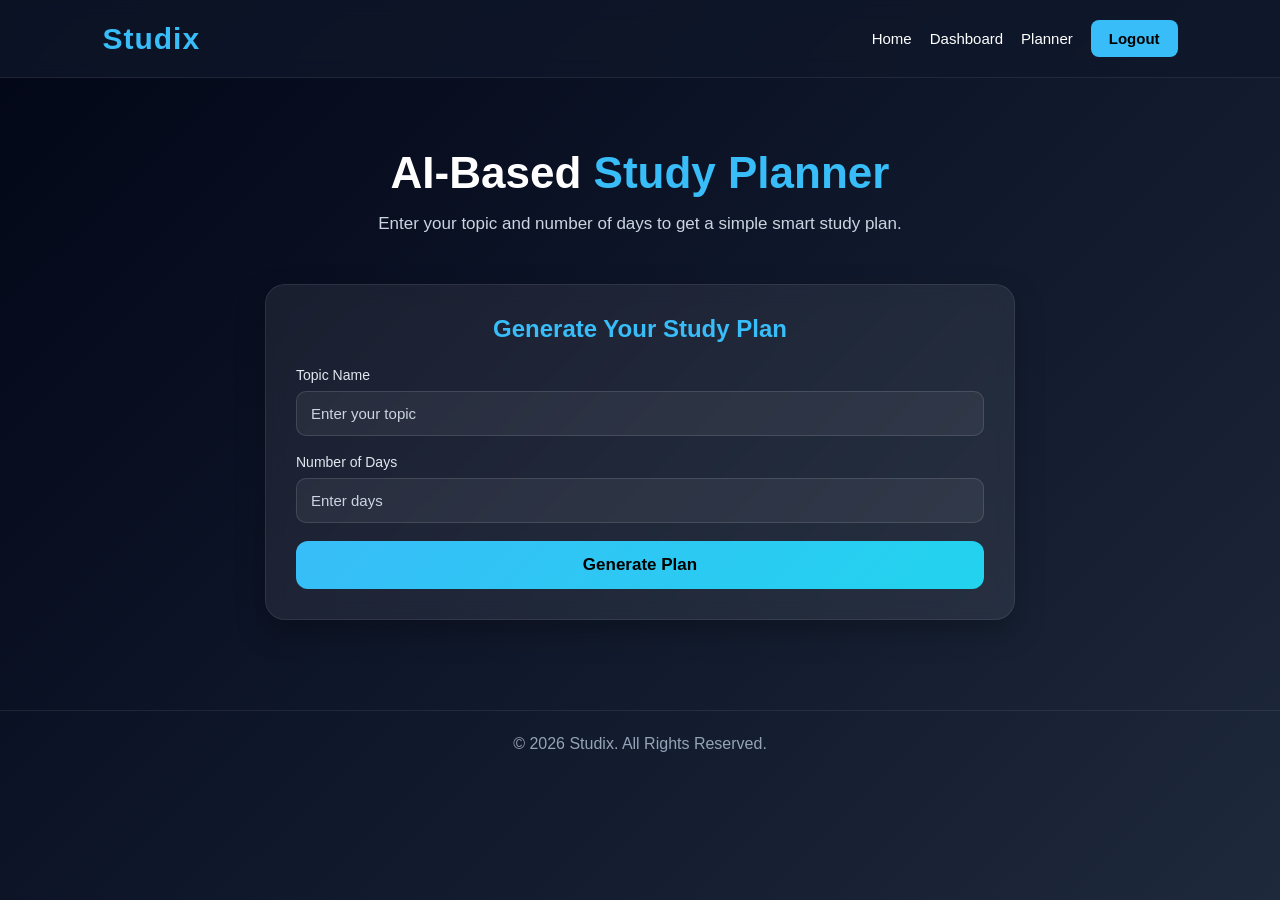
<file: AI.html>
<!DOCTYPE html>
<html lang="en">
<head>
    <meta charset="UTF-8">
    <meta name="viewport" content="width=device-width, initial-scale=1.0">
    <title>Studix AI Planner</title>
    <link rel="stylesheet" href="AI.css">
<link rel="icon" type="image/x-icon" href="academic.png">
</head>
<body class="ai-page">

    <header class="navbar">
        <div class="logo">Studix</div>
        <nav>
            <a href="index.html">Home</a>
            <a href="container.html">Dashboard</a>
            <a href="planner.html">Planner</a>
            <a href="login.html" class="logout-btn">Logout</a>
        </nav>
    </header>

    <section class="ai-hero">
        <div class="ai-text">
            <h1>AI-Based <span>Study Planner</span></h1>
            <p>
                Enter your topic and number of days to get a simple smart study plan.
            </p>
        </div>
    </section>

    <section class="planner-box-section">
        <div class="planner-box">
            <h2>Generate Your Study Plan</h2>

            <div class="form-group">
                <label for="topicInput">Topic Name</label>
                <input type="text" id="topicInput" placeholder="Enter your topic">
            </div>

            <div class="form-group">
                <label for="daysInput">Number of Days</label>
                <input type="number" id="daysInput" placeholder="Enter days" min="1" max="30">
            </div>

            <button onclick="generateContent()">Generate Plan</button>

            <div class="content-box" id="resultBox"></div>
        </div>
    </section>

    <footer class="footer">
        <p>© 2026 Studix. All Rights Reserved.</p>
    </footer>

    <script>
        function generateContent() {
            let topic = document.getElementById("topicInput").value.trim();
            let days = parseInt(document.getElementById("daysInput").value);
            let box = document.getElementById("resultBox");

            if (topic === "") {
                alert("Please enter a topic.");
                return;
            }

            if (!days || days < 1) {
                alert("Please enter a valid number of days.");
                return;
            }

            let plan = `<h3>Study Plan for ${topic}</h3>`;
            
            for (let i = 1; i <= days; i++) {
                if (i === 1) {
                    plan += `<p><strong>Day ${i}:</strong> Introduction and basic concepts of ${topic}</p>`;
                } else if (i === days) {
                    plan += `<p><strong>Day ${i}:</strong> Final revision and summary of ${topic}</p>`;
                } else if (i % 3 === 0) {
                    plan += `<p><strong>Day ${i}:</strong> Practice questions and problem solving in ${topic}</p>`;
                } else {
                    plan += `<p><strong>Day ${i}:</strong> Learn important concepts of ${topic}</p>`;
                }
            }

            box.style.display = "block";
            box.innerHTML = plan;
        }
    </script>

</body>
</html>
</file>
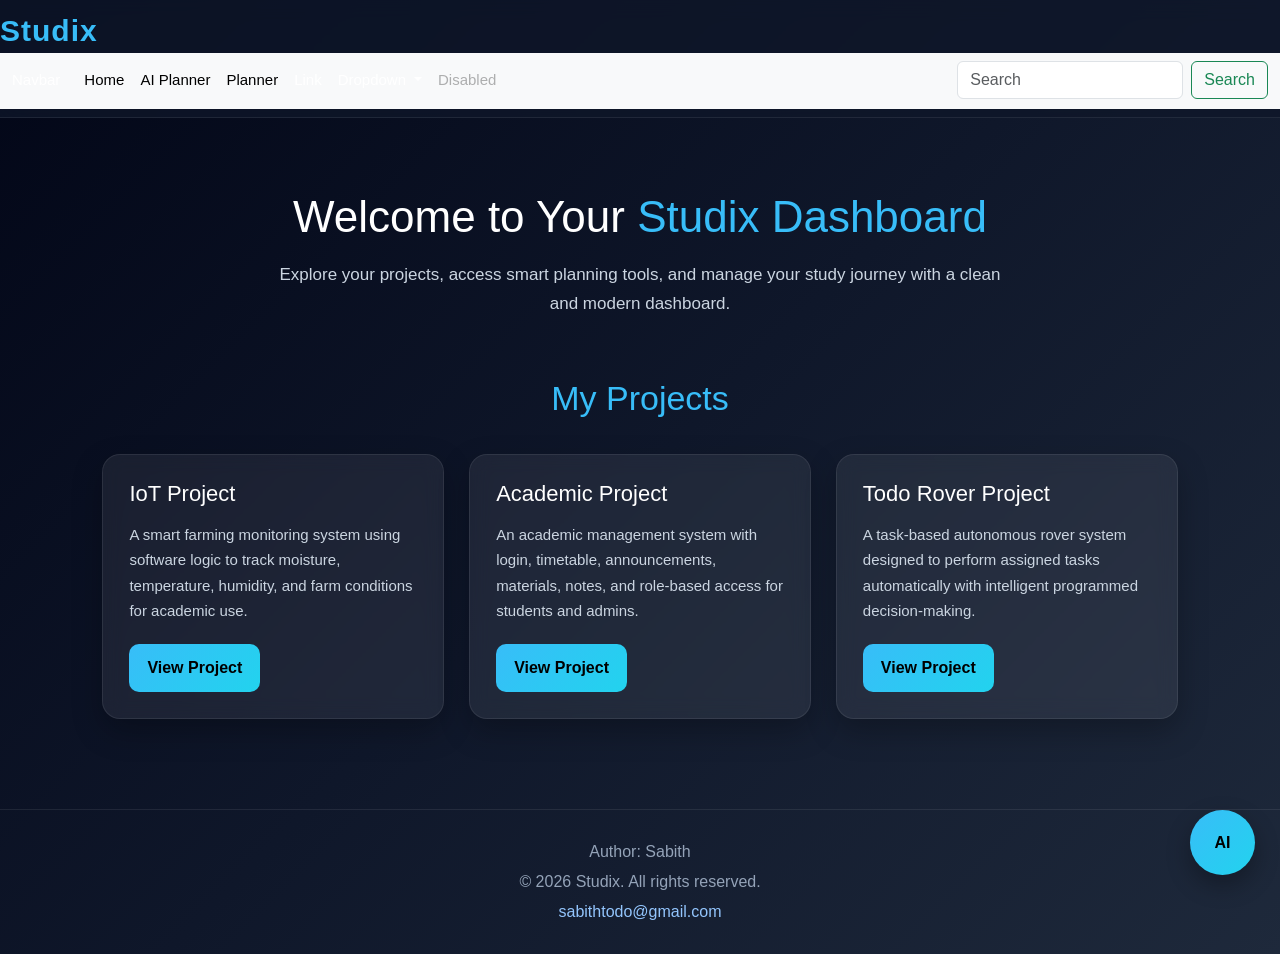
<file: container.html>
<!DOCTYPE html>
<html lang="en">
<head>
    <meta charset="UTF-8">
    <meta name="viewport" content="width=device-width, initial-scale=1.0">
    <title>Studix Dashboard</title>
    <link rel="stylesheet" href="container.css">
<link rel="icon" type="image/x-icon" href="academic.png">
<link href="https://cdn.jsdelivr.net/npm/bootstrap@5.3.8/dist/css/bootstrap.min.css" rel="stylesheet" integrity="sha384-sRIl4kxILFvY47J16cr9ZwB07vP4J8+LH7qKQnuqkuIAvNWLzeN8tE5YBujZqJLB" crossorigin="anonymous">
</head>
<body class="dashboard-page">

    <header class="navbar">
        <div class="logo">Studix</div>
        <nav class="navbar navbar-expand-lg bg-body-tertiary">
  <div class="container-fluid">
    <a class="navbar-brand" href="#">Navbar</a>
    <button class="navbar-toggler" type="button" data-bs-toggle="collapse" data-bs-target="#navbarSupportedContent" aria-controls="navbarSupportedContent" aria-expanded="false" aria-label="Toggle navigation">
      <span class="navbar-toggler-icon"></span>
    </button>
    <div class="collapse navbar-collapse" id="navbarSupportedContent">
      <ul class="navbar-nav me-auto mb-2 mb-lg-0">
        <li class="nav-item">
          <a class="nav-link active" aria-current="page" href="index.html">Home</a>
        </li>
        <li class="nav-item">
          <a class="nav-link active" aria-current="page" href="AI.html">AI Planner</a>
        </li>
        <li class="nav-item">
          <a class="nav-link active" aria-current="page" href="planner.html">Planner</a>
        </li>
        <li class="nav-item">
          <a class="nav-link" href="#">Link</a>
        </li>
        <li class="nav-item dropdown">
          <a class="nav-link dropdown-toggle" href="#" role="button" data-bs-toggle="dropdown" aria-expanded="false">
            Dropdown
          </a>
          <ul class="dropdown-menu">
            <li><a class="dropdown-item" href="#">Action</a></li>
            <li><a class="dropdown-item" href="#">Another action</a></li>
            <li><hr class="dropdown-divider"></li>
            <li><a class="dropdown-item" href="#">Something else here</a></li>
          </ul>
        </li>
        <li class="nav-item">
          <a class="nav-link disabled" aria-disabled="true">Disabled</a>
        </li>
      </ul>
      <form class="d-flex" role="search">
        <input class="form-control me-2" type="search" placeholder="Search" aria-label="Search"/>
        <button class="btn btn-outline-success" type="submit">Search</button>
      </form>
    </div>
  </div>
</nav>
    </header>

    <section class="dashboard-hero">
        <div class="hero-text">
            <h1>Welcome to Your <span>Studix Dashboard</span></h1>
            <p>
                Explore your projects, access smart planning tools, and manage your
                study journey with a clean and modern dashboard.
            </p>
        </div>
    </section>

    <section class="project-section">
        <h2>My Projects</h2>

        <div class="project-grid">

            <div class="project-card">
                <h3>IoT Project</h3>
                <p>
                    A smart farming monitoring system using software logic to track
                    moisture, temperature, humidity, and farm conditions for academic use.
                </p>
                <a href="https://github.com/sabith-todo/IOT-Based-smart-farming-monitor" target="_blank">
                    <button>View Project</button>
                </a>
            </div>

            <div class="project-card">
                <h3>Academic Project</h3>
                <p>
                    An academic management system with login, timetable, announcements,
                    materials, notes, and role-based access for students and admins.
                </p>
                <a href="https://github.com/sabith-todo/App-" target="_blank">
                    <button>View Project</button>
                </a>
            </div>

            <div class="project-card">
                <h3>Todo Rover Project</h3>
                <p>
                    A task-based autonomous rover system designed to perform assigned
                    tasks automatically with intelligent programmed decision-making.
                </p>
                <a href="https://github.com/sabith-todo/reaction" target="_blank">
                    <button>View Project</button>
                </a>
            </div>

        </div>
    </section>

    <a href="AI.html" class="ai-float" title="Open AI Planner">AI</a>

    <footer class="footer">
        <p>Author: Sabith</p>
        <p>© 2026 Studix. All rights reserved.</p>
        <p><a href="mailto:sabithtodo@gmail.com">sabithtodo@gmail.com</a></p>
    </footer>

</body>
</html>
</file>
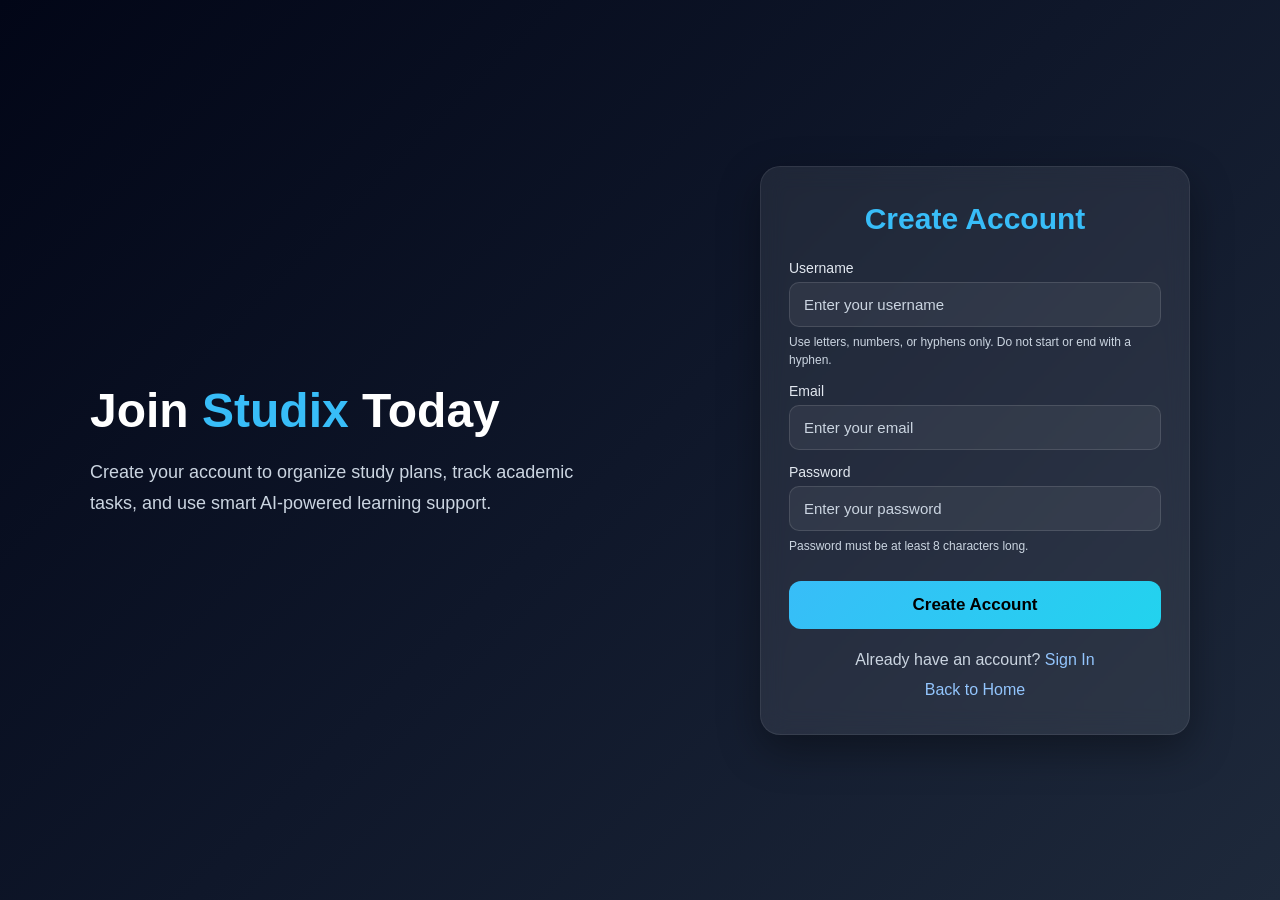
<file: create.html>
<!DOCTYPE html>
<html lang="en">
<head>
    <meta charset="UTF-8">
    <meta name="viewport" content="width=device-width, initial-scale=1.0">
    <title>Studix Sign Up</title>
    <link rel="stylesheet" href="create.css">
<link rel="icon" type="image/x-icon" href="academic.png">
</head>
<body class="create-page">

    <div class="signup-wrapper">
        <div class="signup-left">
            <h1>Join <span>Studix</span> Today</h1>
            <p>
                Create your account to organize study plans, track academic tasks,
                and use smart AI-powered learning support.
            </p>
        </div>

        <div class="signup-box">
            <h2>Create Account</h2>
            <form action="login.html">
                <label for="username">Username</label>
                <input type="text" id="username" name="username" placeholder="Enter your username" required>

                <p class="help-text">
                    Use letters, numbers, or hyphens only. Do not start or end with a hyphen.
                </p>

                <label for="email">Email</label>
                <input type="email" id="email" name="email" placeholder="Enter your email" required>

                <label for="password">Password</label>
                <input type="password" id="password" name="password" placeholder="Enter your password" minlength="8" required>

                <p class="help-text">
                    Password must be at least 8 characters long.
                </p>

                <button type="submit" class="signup-btn">Create Account</button>

                <div class="bottom-links">
                    <p>Already have an account? <a href="login.html">Sign In</a></p>
                    <a href="index.html">Back to Home</a>
                </div>
            </form>
        </div>
    </div>

</body>
</html>
</file>
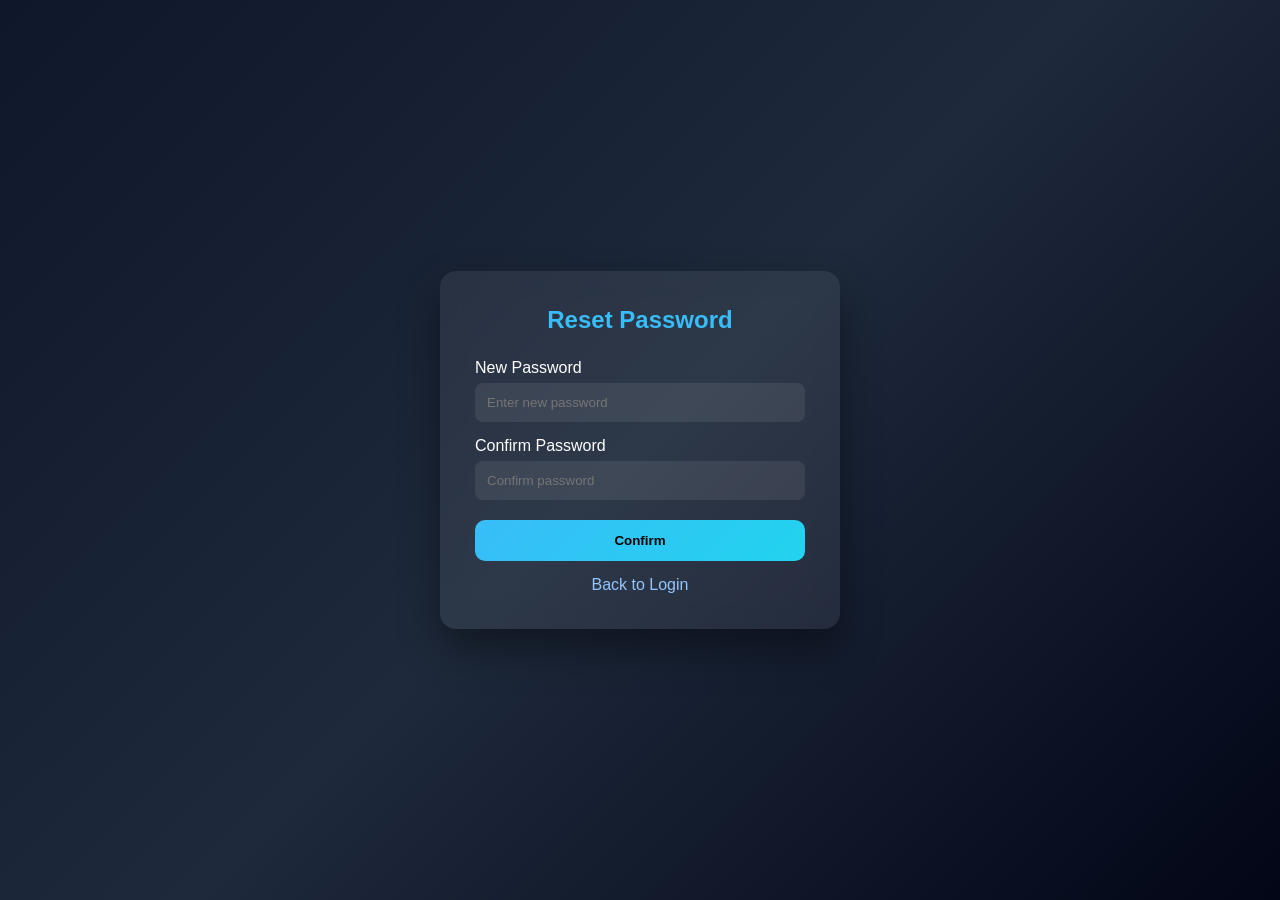
<file: forgot.html>
<!DOCTYPE html>
<html lang="en">
<head>
<meta charset="UTF-8">
<meta name="viewport" content="width=device-width, initial-scale=1.0">
<title>Studix Reset Password</title>

<link rel="stylesheet" href="forgot.css">
<link rel="icon" type="image/x-icon" href="academic.png">
</head>

<body class="forgot-page">

<div class="reset-box">

<h2>Reset Password</h2>

<form onsubmit="return validatePassword()">

<label>New Password</label>
<input type="password" id="password" placeholder="Enter new password" minlength="8" required>

<label>Confirm Password</label>
<input type="password" id="confirmPassword" placeholder="Confirm password" required>

<button type="submit">Confirm</button>

<p class="back">
<a href="login.html">Back to Login</a>
</p>

</form>

</div>

<script>
function validatePassword(){

let pass = document.getElementById("password").value;
let confirm = document.getElementById("confirmPassword").value;

if(pass !== confirm){
alert("Passwords do not match");
return false;
}

alert("Password changed successfully!");
window.location.href="login.html";
return false;

}
</script>

</body>
</html>
</file>
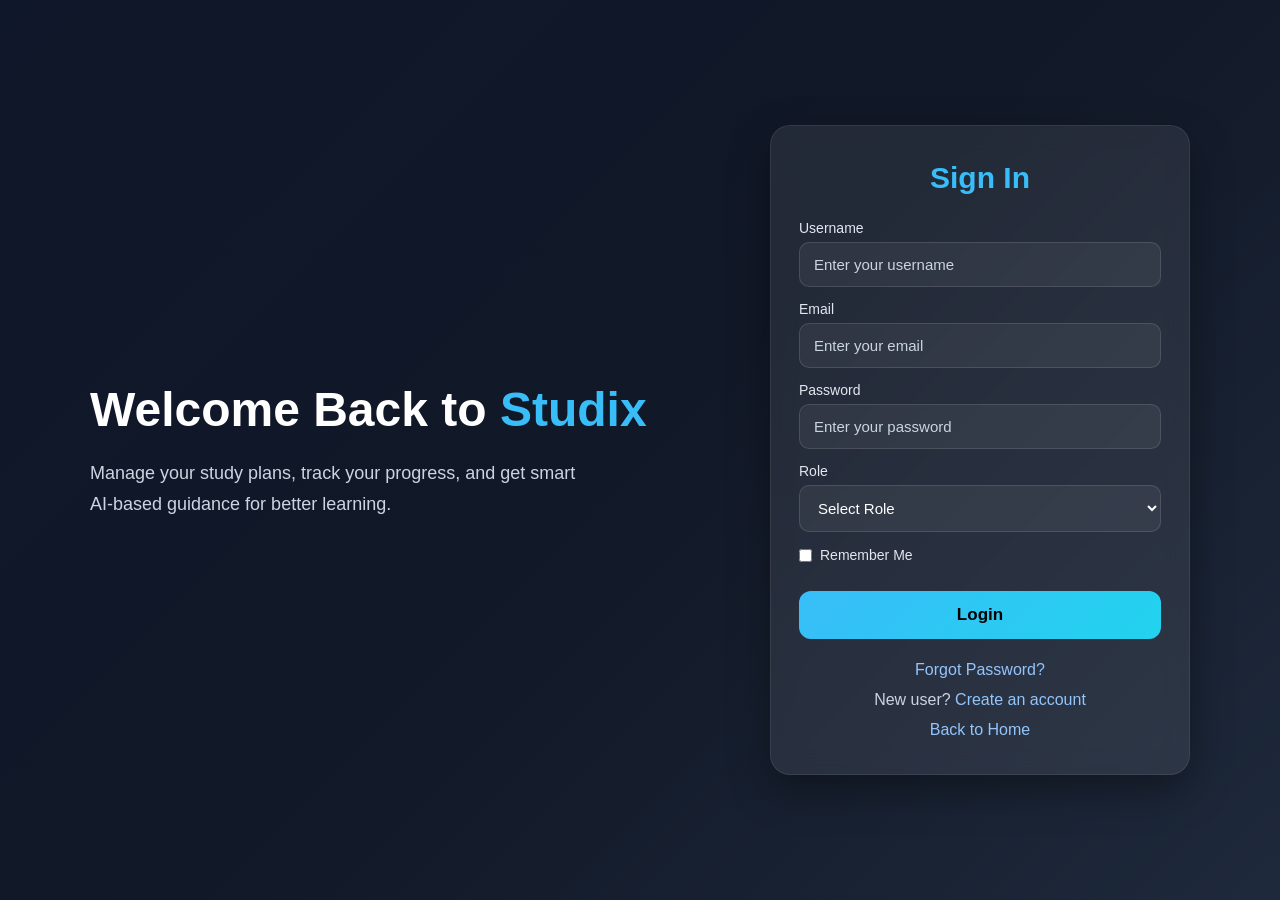
<file: login.html>
<!DOCTYPE html>
<html lang="en">
<head>
    <meta charset="UTF-8">
    <meta name="viewport" content="width=device-width, initial-scale=1.0">
    <title>Studix Login</title>
    <link rel="stylesheet" href="login.css">
<link rel="icon" type="image/x-icon" href="academic.png"></head>
<body class="login-page">

    <div class="login-wrapper">
        <div class="login-left">
            <h1>Welcome Back to <span>Studix</span></h1>
            <p>
                Manage your study plans, track your progress, and get smart AI-based
                guidance for better learning.
            </p>
        </div>

        <div class="login-box">
            <h2>Sign In</h2>
            <form onsubmit="return loginUser()">
                <label for="username">Username</label>
                <input type="text" id="username" placeholder="Enter your username" required>

                <label for="email">Email</label>
                <input type="email" id="email" placeholder="Enter your email" required>

                <label for="password">Password</label>
                <input type="password" id="password" placeholder="Enter your password" minlength="8" required>

                <label for="role">Role</label>
                <select id="role" required>
                    <option value="">Select Role</option>
                    <option value="admin">Admin</option>
                    <option value="student">Student</option>
                </select>

                <div class="remember-row">
                    <label class="remember-me">
                        <input type="checkbox">
                        Remember Me
                    </label>
                </div>

                <button type="submit" class="login-btn">Login</button>

                <div class="links">
                    <a href="forgot.html">Forgot Password?</a>
                    <p>New user? <a href="create.html">Create an account</a></p>
                    <a href="index.html">Back to Home</a>
                </div>
            </form>
        </div>
    </div>

    <script>
        function loginUser() {
            let user = document.getElementById("username").value.trim();
            let pass = document.getElementById("password").value.trim();
            let role = document.getElementById("role").value;

            if (user === "admin" && pass === "admin123" && role === "admin") {
                alert("Admin login successful");
                window.location.href = "container.html";
                return false;
            }

            if (user === "student" && pass === "student123" && role === "student") {
                alert("Student login successful");
                window.location.href = "container.html";
                return false;
            }

            alert("Invalid login details");
            return false;
        }
    </script>

</body>
</html>
</file>
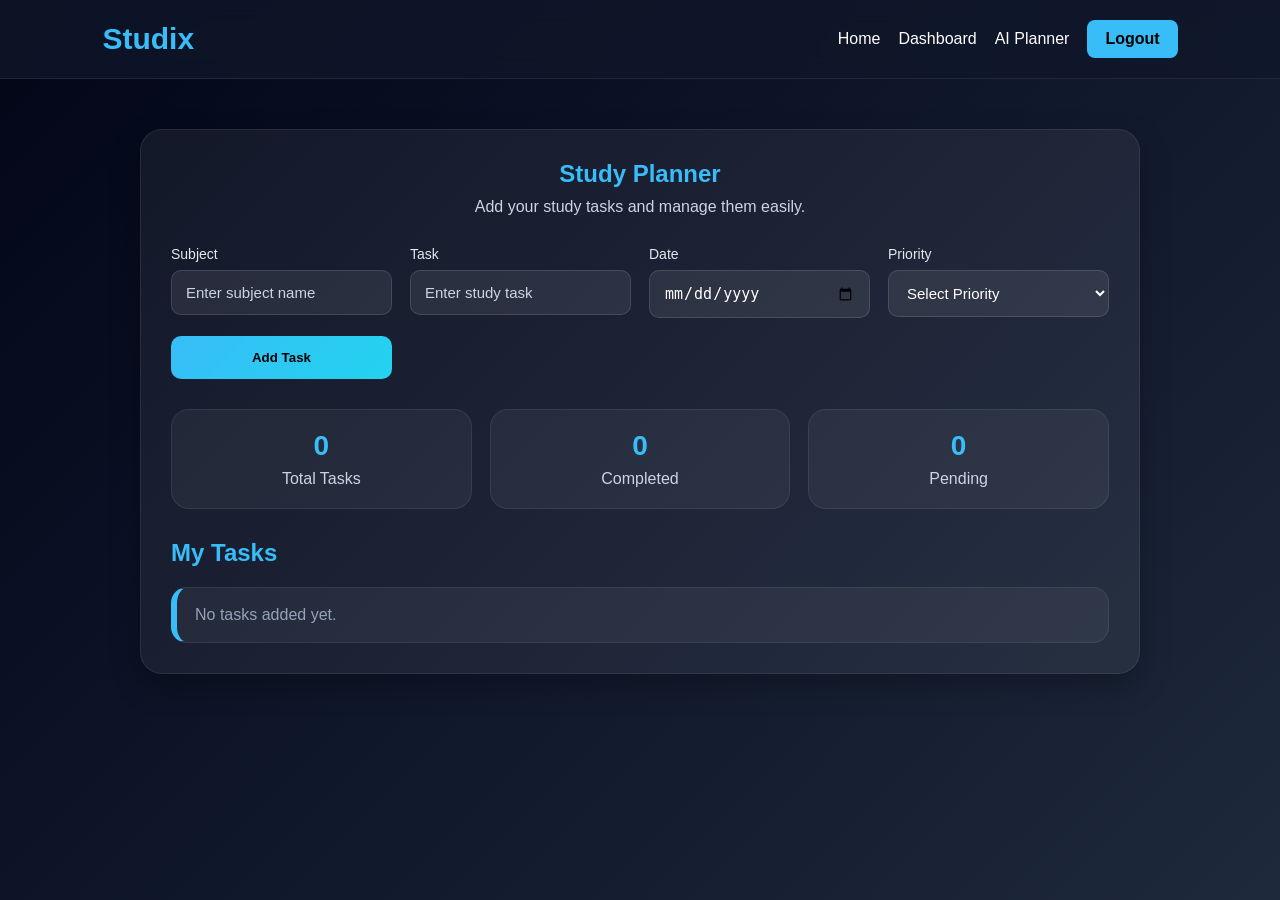
<file: planner.html>
<!DOCTYPE html>
<html lang="en">
<head>
    <meta charset="UTF-8">
    <meta name="viewport" content="width=device-width, initial-scale=1.0">
    <title>Studix Planner</title>
    <link rel="icon" href="img/academic.png" type="image/png">
    <link rel="stylesheet" href="planner.css">
</head>
<body class="planner-page">

    <header class="navbar">
        <div class="logo">Studix</div>
        <nav>
            <a href="index.html">Home</a>
            <a href="container.html">Dashboard</a>
            <a href="AI.html">AI Planner</a>
            <a href="login.html" class="logout-btn">Logout</a>
        </nav>
    </header>

    <section class="planner-section">
        <div class="planner-box">
            <h1>Study Planner</h1>
            <p class="planner-subtitle">Add your study tasks and manage them easily.</p>

            <div class="planner-form">
                <div class="form-group">
                    <label for="subject">Subject</label>
                    <input type="text" id="subject" placeholder="Enter subject name">
                </div>

                <div class="form-group">
                    <label for="task">Task</label>
                    <input type="text" id="task" placeholder="Enter study task">
                </div>

                <div class="form-group">
                    <label for="date">Date</label>
                    <input type="date" id="date">
                </div>

                <div class="form-group">
                    <label for="priority">Priority</label>
                    <select id="priority">
                        <option value="">Select Priority</option>
                        <option value="High">High</option>
                        <option value="Medium">Medium</option>
                        <option value="Low">Low</option>
                    </select>
                </div>

                <button class="add-btn" onclick="addTask()">Add Task</button>
            </div>

            <div class="summary-box">
                <div class="summary-card">
                    <h3 id="totalTasks">0</h3>
                    <p>Total Tasks</p>
                </div>
                <div class="summary-card">
                    <h3 id="completedTasks">0</h3>
                    <p>Completed</p>
                </div>
                <div class="summary-card">
                    <h3 id="pendingTasks">0</h3>
                    <p>Pending</p>
                </div>
            </div>

            <div class="task-list-section">
                <h2>My Tasks</h2>
                <ul id="taskList"></ul>
            </div>
        </div>
    </section>

    <script src="planner.js"></script>
</body>
</html>
</file>
<file: AI.css>
* {
    margin: 0;
    padding: 0;
    box-sizing: border-box;
}

body.ai-page {
    min-height: 100vh;
    font-family: Arial, sans-serif;
    background: linear-gradient(135deg, #020617, #0f172a, #1e293b);
    color: white;
}

/* Navbar */
.navbar {
    width: 100%;
    padding: 20px 8%;
    display: flex;
    justify-content: space-between;
    align-items: center;
    border-bottom: 1px solid rgba(255,255,255,0.08);
    background: rgba(15, 23, 42, 0.75);
    backdrop-filter: blur(10px);
    position: sticky;
    top: 0;
    z-index: 1000;
}

.logo {
    font-size: 30px;
    font-weight: bold;
    color: #38bdf8;
    letter-spacing: 1px;
}

.navbar nav {
    display: flex;
    align-items: center;
    gap: 18px;
    flex-wrap: wrap;
}

.navbar nav a {
    color: white;
    text-decoration: none;
    transition: 0.3s;
    font-size: 15px;
}

.navbar nav a:hover {
    color: #38bdf8;
}

.logout-btn {
    padding: 10px 18px;
    border-radius: 8px;
    background: #38bdf8;
    color: black !important;
    font-weight: bold;
}

/* Hero */
.ai-hero {
    padding: 70px 8% 30px;
    text-align: center;
    animation: fadeDown 0.8s ease;
}

.ai-text h1 {
    font-size: 44px;
    margin-bottom: 16px;
}

.ai-text h1 span {
    color: #38bdf8;
}

.ai-text p {
    color: #cbd5e1;
    font-size: 17px;
}

/* Planner Box */
.planner-box-section {
    padding: 20px 8% 70px;
    display: flex;
    justify-content: center;
}

.planner-box {
    width: 100%;
    max-width: 750px;
    background: rgba(255,255,255,0.07);
    border: 1px solid rgba(255,255,255,0.08);
    backdrop-filter: blur(10px);
    border-radius: 20px;
    padding: 30px;
    box-shadow: 0 12px 30px rgba(0,0,0,0.25);
    animation: slideUp 0.8s ease;
}

.planner-box h2 {
    text-align: center;
    color: #38bdf8;
    margin-bottom: 24px;
}

.form-group {
    margin-bottom: 18px;
}

.form-group label {
    display: block;
    margin-bottom: 8px;
    color: #e2e8f0;
    font-size: 14px;
}

.form-group input {
    width: 100%;
    padding: 13px 14px;
    border-radius: 10px;
    border: 1px solid rgba(255,255,255,0.12);
    outline: none;
    background: rgba(255,255,255,0.06);
    color: white;
    font-size: 15px;
    transition: 0.3s ease;
}

.form-group input::placeholder {
    color: #cbd5e1;
}

.form-group input:focus {
    border-color: #38bdf8;
    box-shadow: 0 0 12px rgba(56, 189, 248, 0.35);
    transform: translateY(-2px);
}

.planner-box button {
    width: 100%;
    padding: 14px;
    border: none;
    border-radius: 12px;
    background: linear-gradient(135deg, #38bdf8, #22d3ee);
    color: black;
    font-size: 17px;
    font-weight: bold;
    cursor: pointer;
    transition: 0.3s ease;
}

.planner-box button:hover {
    transform: translateY(-3px);
    box-shadow: 0 10px 20px rgba(34, 211, 238, 0.25);
}

.content-box {
    display: none;
    margin-top: 25px;
    padding: 22px;
    border-radius: 14px;
    background: rgba(255,255,255,0.05);
    border: 1px solid rgba(255,255,255,0.08);
    color: #e2e8f0;
    line-height: 1.8;
}

.content-box h3 {
    color: #38bdf8;
    margin-bottom: 14px;
}

.content-box p {
    margin-bottom: 10px;
}

/* Footer */
.footer {
    text-align: center;
    padding: 24px;
    border-top: 1px solid rgba(255,255,255,0.08);
    color: #94a3b8;
    margin-top: 20px;
}

/* Animations */
@keyframes slideUp {
    from {
        opacity: 0;
        transform: translateY(60px);
    }
    to {
        opacity: 1;
        transform: translateY(0);
    }
}

@keyframes fadeDown {
    from {
        opacity: 0;
        transform: translateY(-25px);
    }
    to {
        opacity: 1;
        transform: translateY(0);
    }
}

/* Responsive */
@media (max-width: 768px) {
    .navbar {
        flex-direction: column;
        gap: 15px;
    }

    .ai-text h1 {
        font-size: 32px;
    }

    .ai-text p {
        font-size: 15px;
    }

    .planner-box {
        padding: 22px;
    }
}
</file>
<file: container.css>
* {
    margin: 0;
    padding: 0;
    box-sizing: border-box;
}

body.dashboard-page {
    min-height: 100vh;
    font-family: Arial, sans-serif;
    background: linear-gradient(135deg, #020617, #0f172a, #1e293b);
    color: white;
}

/* Navbar */
.navbar {
    width: 100%;
    padding: 20px 8%;
    display: flex;
    justify-content: space-between;
    align-items: center;
    border-bottom: 1px solid rgba(255,255,255,0.08);
    background: rgba(15, 23, 42, 0.75);
    backdrop-filter: blur(10px);
    position: sticky;
    top: 0;
    z-index: 1000;
}

.logo {
    font-size: 30px;
    font-weight: bold;
    color: #38bdf8;
    letter-spacing: 1px;
}

.navbar nav {
    display: flex;
    align-items: center;
    gap: 18px;
    flex-wrap: wrap;
}

.navbar nav a {
    color: white;
    text-decoration: none;
    transition: 0.3s;
    font-size: 15px;
}

.navbar nav a:hover {
    color: #38bdf8;
}

.logout-btn {
    padding: 10px 18px;
    border-radius: 8px;
    background: #38bdf8;
    color: black !important;
    font-weight: bold;
}

/* Hero */
.dashboard-hero {
    padding: 70px 8% 30px;
    text-align: center;
    animation: fadeDown 0.8s ease;
}

.hero-text h1 {
    font-size: 44px;
    margin-bottom: 16px;
    line-height: 1.3;
}

.hero-text h1 span {
    color: #38bdf8;
}

.hero-text p {
    max-width: 750px;
    margin: auto;
    color: #cbd5e1;
    font-size: 17px;
    line-height: 1.7;
}

/* Projects */
.project-section {
    padding: 30px 8% 70px;
}

.project-section h2 {
    text-align: center;
    font-size: 34px;
    margin-bottom: 35px;
    color: #38bdf8;
}

.project-grid {
    display: grid;
    grid-template-columns: repeat(auto-fit, minmax(270px, 1fr));
    gap: 25px;
}

.project-card {
    background: rgba(255,255,255,0.07);
    border: 1px solid rgba(255,255,255,0.08);
    backdrop-filter: blur(10px);
    border-radius: 18px;
    padding: 26px;
    box-shadow: 0 12px 30px rgba(0,0,0,0.25);
    transition: 0.3s ease;
    animation: slideUp 0.8s ease;
}

.project-card:hover {
    transform: translateY(-8px);
    background: rgba(56, 189, 248, 0.12);
}

.project-card h3 {
    font-size: 22px;
    margin-bottom: 14px;
    color: #ffffff;
}

.project-card p {
    color: #cbd5e1;
    font-size: 15px;
    line-height: 1.7;
    margin-bottom: 20px;
}

.project-card button {
    padding: 12px 18px;
    border: none;
    border-radius: 10px;
    background: linear-gradient(135deg, #38bdf8, #22d3ee);
    color: black;
    font-weight: bold;
    cursor: pointer;
    transition: 0.3s ease;
}

.project-card button:hover {
    transform: scale(1.04);
    box-shadow: 0 10px 20px rgba(34, 211, 238, 0.25);
}

/* Floating AI button */
.ai-float {
    position: fixed;
    right: 25px;
    bottom: 25px;
    width: 65px;
    height: 65px;
    border-radius: 50%;
    background: linear-gradient(135deg, #38bdf8, #22d3ee);
    color: black;
    text-decoration: none;
    display: flex;
    justify-content: center;
    align-items: center;
    font-weight: bold;
    box-shadow: 0 10px 25px rgba(0,0,0,0.3);
    transition: 0.3s ease;
    z-index: 999;
}

.ai-float:hover {
    transform: translateY(-5px) scale(1.05);
}

/* Footer */
.footer {
    text-align: center;
    padding: 24px;
    border-top: 1px solid rgba(255,255,255,0.08);
    color: #94a3b8;
    margin-top: 20px;
}

.footer p {
    margin: 6px 0;
}

.footer a {
    color: #93c5fd;
    text-decoration: none;
}

.footer a:hover {
    color: #38bdf8;
}

/* Animations */
@keyframes slideUp {
    from {
        opacity: 0;
        transform: translateY(60px);
    }
    to {
        opacity: 1;
        transform: translateY(0);
    }
}

@keyframes fadeDown {
    from {
        opacity: 0;
        transform: translateY(-25px);
    }
    to {
        opacity: 1;
        transform: translateY(0);
    }
}

/* Responsive */
@media (max-width: 768px) {
    .navbar {
        flex-direction: column;
        gap: 15px;
    }

    .hero-text h1 {
        font-size: 32px;
    }

    .hero-text p {
        font-size: 15px;
    }

    .project-section h2 {
        font-size: 28px;
    }

    .ai-float {
        width: 58px;
        height: 58px;
        right: 18px;
        bottom: 18px;
    }
}
</file>
<file: create.css>
* {
    margin: 0;
    padding: 0;
    box-sizing: border-box;
}

body.create-page {
    min-height: 100vh;
    font-family: Arial, sans-serif;
    background: linear-gradient(135deg, #020617, #0f172a, #1e293b);
    display: flex;
    justify-content: center;
    align-items: center;
    padding: 30px;
    overflow: hidden;
}

.signup-wrapper {
    width: 100%;
    max-width: 1100px;
    display: flex;
    justify-content: space-between;
    align-items: center;
    gap: 40px;
    flex-wrap: wrap;
}

.signup-left {
    flex: 1;
    min-width: 280px;
    color: white;
    animation: slideLeft 0.9s ease;
}

.signup-left h1 {
    font-size: 48px;
    margin-bottom: 18px;
    line-height: 1.2;
}

.signup-left h1 span {
    color: #38bdf8;
}

.signup-left p {
    max-width: 500px;
    font-size: 18px;
    line-height: 1.7;
    color: #cbd5e1;
}

.signup-box {
    flex: 1;
    min-width: 320px;
    max-width: 430px;
    background: rgba(255,255,255,0.08);
    border: 1px solid rgba(255,255,255,0.08);
    backdrop-filter: blur(12px);
    border-radius: 20px;
    padding: 35px 28px;
    box-shadow: 0 15px 40px rgba(0,0,0,0.35);
    color: white;
    animation: slideUp 0.9s ease;
}

.signup-box h2 {
    text-align: center;
    margin-bottom: 24px;
    color: #38bdf8;
    font-size: 30px;
}

.signup-box label {
    display: block;
    margin-top: 14px;
    margin-bottom: 6px;
    color: #e2e8f0;
    font-size: 14px;
}

.signup-box input {
    width: 100%;
    padding: 13px 14px;
    border-radius: 10px;
    border: 1px solid rgba(255,255,255,0.12);
    outline: none;
    background: rgba(255,255,255,0.06);
    color: white;
    font-size: 15px;
    transition: 0.3s ease;
}

.signup-box input::placeholder {
    color: #cbd5e1;
}

.signup-box input:focus {
    border-color: #38bdf8;
    box-shadow: 0 0 12px rgba(56, 189, 248, 0.35);
    transform: translateY(-2px);
}

.help-text {
    margin-top: 6px;
    margin-bottom: 8px;
    font-size: 12px;
    color: #cbd5e1;
    line-height: 1.5;
}

.signup-btn {
    width: 100%;
    padding: 14px;
    margin-top: 18px;
    border: none;
    border-radius: 12px;
    background: linear-gradient(135deg, #38bdf8, #22d3ee);
    color: black;
    font-size: 17px;
    font-weight: bold;
    cursor: pointer;
    transition: 0.3s ease;
}

.signup-btn:hover {
    transform: translateY(-3px) scale(1.01);
    box-shadow: 0 10px 20px rgba(34, 211, 238, 0.25);
}

.bottom-links {
    text-align: center;
    margin-top: 22px;
}

.bottom-links p {
    margin-bottom: 12px;
    color: #cbd5e1;
}

.bottom-links a {
    color: #93c5fd;
    text-decoration: none;
    transition: 0.3s;
}

.bottom-links a:hover {
    color: #38bdf8;
}

/* Animations */
@keyframes slideUp {
    from {
        opacity: 0;
        transform: translateY(70px);
    }
    to {
        opacity: 1;
        transform: translateY(0);
    }
}

@keyframes slideLeft {
    from {
        opacity: 0;
        transform: translateX(-70px);
    }
    to {
        opacity: 1;
        transform: translateX(0);
    }
}

/* Responsive */
@media (max-width: 900px) {
    .signup-wrapper {
        flex-direction: column;
        justify-content: center;
    }

    .signup-left {
        text-align: center;
    }

    .signup-left h1 {
        font-size: 36px;
    }

    .signup-left p {
        margin: auto;
        font-size: 16px;
    }

    .signup-box {
        width: 100%;
    }
}
</file>
<file: forgot.css>
*{
margin:0;
padding:0;
box-sizing:border-box;
}

body.forgot-page{

min-height:100vh;
display:flex;
justify-content:center;
align-items:center;

font-family:Arial, sans-serif;

background:linear-gradient(135deg,#0f172a,#1e293b,#020617);

}

/* reset box */

.reset-box{

width:400px;

background:rgba(255,255,255,0.07);

backdrop-filter:blur(12px);

border-radius:16px;

padding:35px;

color:white;

box-shadow:0 20px 40px rgba(0,0,0,0.4);

animation:slideUp 0.8s ease;

}

/* title */

.reset-box h2{

text-align:center;

margin-bottom:25px;

color:#38bdf8;

}

/* label */

.reset-box label{

display:block;

margin-top:15px;

margin-bottom:6px;

}

/* input */

.reset-box input{

width:100%;

padding:12px;

border-radius:8px;

border:none;

outline:none;

background:rgba(255,255,255,0.08);

color:white;

}

/* input focus */

.reset-box input:focus{

border:1px solid #38bdf8;

box-shadow:0 0 10px rgba(56,189,248,0.4);

}

/* button */

.reset-box button{

width:100%;

padding:13px;

margin-top:20px;

border:none;

border-radius:10px;

font-weight:bold;

background:linear-gradient(135deg,#38bdf8,#22d3ee);

cursor:pointer;

transition:0.3s;

}

.reset-box button:hover{

transform:translateY(-3px);

box-shadow:0 10px 20px rgba(56,189,248,0.3);

}

/* back link */

.back{

text-align:center;

margin-top:15px;

}

.back a{

color:#93c5fd;

text-decoration:none;

}

/* animation */

@keyframes slideUp{

from{
opacity:0;
transform:translateY(50px);
}

to{
opacity:1;
transform:translateY(0);
}

}
</file>
<file: login.css>
* {
    margin: 0;
    padding: 0;
    box-sizing: border-box;
}

body.login-page {
    min-height: 100vh;
    font-family: Arial, sans-serif;
    background: linear-gradient(135deg, #0f172a, #111827, #1e293b);
    display: flex;
    justify-content: center;
    align-items: center;
    padding: 30px;
    overflow: hidden;
}


.login-wrapper {
    width: 100%;
    max-width: 1100px;
    display: flex;
    align-items: center;
    justify-content: space-between;
    gap: 40px;
    flex-wrap: wrap;
}

.login-left {
    flex: 1;
    min-width: 280px;
    color: white;
    animation: slideLeft 1s ease;
}

.login-left h1 {
    font-size: 48px;
    margin-bottom: 20px;
    line-height: 1.2;
}

.login-left h1 span {
    color: #38bdf8;
}

.login-left p {
    font-size: 18px;
    color: #cbd5e1;
    max-width: 500px;
    line-height: 1.7;
}

.login-box {
    flex: 1;
    min-width: 320px;
    max-width: 420px;
    background: rgba(255, 255, 255, 0.08);
    border: 1px solid rgba(255,255,255,0.08);
    backdrop-filter: blur(12px);
    border-radius: 20px;
    padding: 35px 28px;
    box-shadow: 0 15px 40px rgba(0,0,0,0.35);
    color: white;
    animation: slideUp 1s ease;
}

.login-box h2 {
    text-align: center;
    margin-bottom: 25px;
    color: #38bdf8;
    font-size: 30px;
}

.login-box label {
    display: block;
    margin-top: 14px;
    margin-bottom: 6px;
    font-size: 14px;
    color: #e2e8f0;
}

.login-box input,
.login-box select {
    width: 100%;
    padding: 13px 14px;
    border: 1px solid rgba(255,255,255,0.12);
    border-radius: 10px;
    outline: none;
    background: rgba(255,255,255,0.06);
    color: white;
    font-size: 15px;
    transition: 0.3s ease;
}

.login-box input::placeholder {
    color: #cbd5e1;
}

.login-box input:focus,
.login-box select:focus {
    border-color: #38bdf8;
    box-shadow: 0 0 12px rgba(56, 189, 248, 0.35);
    transform: translateY(-2px);
}

.login-box select option {
    color: black;
}

.remember-row {
    margin-top: 15px;
    margin-bottom: 20px;
}

.remember-me {
    display: flex !important;
    align-items: center;
    gap: 8px;
    font-size: 14px;
    color: #cbd5e1;
}

.remember-me input {
    width: auto;
    margin: 0;
}

.login-btn {
    width: 100%;
    padding: 14px;
    margin-top: 8px;
    border: none;
    border-radius: 12px;
    background: linear-gradient(135deg, #38bdf8, #22d3ee);
    color: black;
    font-size: 17px;
    font-weight: bold;
    cursor: pointer;
    transition: 0.3s ease;
}

.login-btn:hover {
    transform: translateY(-3px) scale(1.01);
    box-shadow: 0 10px 20px rgba(34, 211, 238, 0.25);
}

.links {
    text-align: center;
    margin-top: 22px;
}

.links a {
    color: #93c5fd;
    text-decoration: none;
    transition: 0.3s;
}

.links a:hover {
    color: #38bdf8;
}

.links p {
    margin: 12px 0;
    color: #cbd5e1;
}

/* Animations */
@keyframes slideUp {
    from {
        opacity: 0;
        transform: translateY(70px);
    }
    to {
        opacity: 1;
        transform: translateY(0);
    }
}

@keyframes slideLeft {
    from {
        opacity: 0;
        transform: translateX(-70px);
    }
    to {
        opacity: 1;
        transform: translateX(0);
    }
}

/* Responsive */
@media (max-width: 900px) {
    .login-wrapper {
        flex-direction: column;
        justify-content: center;
    }

    .login-left {
        text-align: center;
    }

    .login-left h1 {
        font-size: 36px;
    }

    .login-left p {
        margin: auto;
        font-size: 16px;
    }

    .login-box {
        width: 100%;
    }
}
</file>
<file: planner.css>
* {
    margin: 0;
    padding: 0;
    box-sizing: border-box;
}

body.planner-page {
    font-family: Arial, sans-serif;
    min-height: 100vh;
    background: linear-gradient(135deg, #020617, #0f172a, #1e293b);
    color: white;
}

/* Navbar */
.navbar {
    width: 100%;
    padding: 20px 8%;
    display: flex;
    justify-content: space-between;
    align-items: center;
    background: rgba(15, 23, 42, 0.8);
    backdrop-filter: blur(12px);
    border-bottom: 1px solid rgba(255,255,255,0.08);
    position: sticky;
    top: 0;
    z-index: 1000;
}

.logo {
    font-size: 30px;
    font-weight: bold;
    color: #38bdf8;
}

.navbar nav {
    display: flex;
    align-items: center;
    gap: 18px;
    flex-wrap: wrap;
}

.navbar nav a {
    color: white;
    text-decoration: none;
    transition: 0.3s;
}

.navbar nav a:hover {
    color: #38bdf8;
}

.logout-btn {
    background: #38bdf8;
    color: black !important;
    padding: 10px 18px;
    border-radius: 8px;
    font-weight: bold;
}

/* Planner Section */
.planner-section {
    padding: 50px 8%;
    display: flex;
    justify-content: center;
}

.planner-box {
    width: 100%;
    max-width: 1000px;
    background: rgba(255,255,255,0.06);
    border: 1px solid rgba(255,255,255,0.08);
    border-radius: 22px;
    padding: 30px;
    box-shadow: 0 12px 30px rgba(0,0,0,0.25);
    animation: fadeUp 0.7s ease;
}

.planner-box h1 {
    text-align: center;
    color: #38bdf8;
    margin-bottom: 10px;
}

.planner-subtitle {
    text-align: center;
    color: #cbd5e1;
    margin-bottom: 30px;
}

/* Form */
.planner-form {
    display: grid;
    grid-template-columns: repeat(auto-fit, minmax(220px, 1fr));
    gap: 18px;
    margin-bottom: 30px;
}

.form-group {
    display: flex;
    flex-direction: column;
}

.form-group label {
    margin-bottom: 8px;
    font-size: 14px;
    color: #e2e8f0;
}

.form-group input,
.form-group select {
    padding: 13px 14px;
    border-radius: 10px;
    border: 1px solid rgba(255,255,255,0.12);
    outline: none;
    background: rgba(255,255,255,0.08);
    color: white;
    font-size: 15px;
    transition: 0.3s;
}

.form-group input::placeholder {
    color: #cbd5e1;
}

.form-group input:focus,
.form-group select:focus {
    border-color: #38bdf8;
    box-shadow: 0 0 12px rgba(56, 189, 248, 0.3);
}

.form-group select option {
    color: black;
}

.add-btn {
    align-self: end;
    padding: 14px;
    border: none;
    border-radius: 10px;
    background: linear-gradient(135deg, #38bdf8, #22d3ee);
    color: black;
    font-weight: bold;
    cursor: pointer;
    transition: 0.3s;
}

.add-btn:hover {
    transform: translateY(-3px);
    box-shadow: 0 10px 20px rgba(34, 211, 238, 0.25);
}

/* Summary */
.summary-box {
    display: grid;
    grid-template-columns: repeat(auto-fit, minmax(180px, 1fr));
    gap: 18px;
    margin-bottom: 30px;
}

.summary-card {
    background: rgba(255,255,255,0.05);
    border: 1px solid rgba(255,255,255,0.08);
    border-radius: 18px;
    padding: 20px;
    text-align: center;
}

.summary-card h3 {
    font-size: 28px;
    color: #38bdf8;
    margin-bottom: 8px;
}

.summary-card p {
    color: #cbd5e1;
}

/* Task List */
.task-list-section h2 {
    margin-bottom: 20px;
    color: #38bdf8;
}

#taskList {
    list-style: none;
    display: grid;
    gap: 15px;
}

#taskList li {
    background: rgba(255,255,255,0.05);
    border: 1px solid rgba(255,255,255,0.08);
    border-left: 6px solid #38bdf8;
    border-radius: 16px;
    padding: 18px;
    display: flex;
    justify-content: space-between;
    align-items: center;
    gap: 18px;
    flex-wrap: wrap;
}

.task-content {
    flex: 1;
    line-height: 1.8;
    color: #e2e8f0;
}

.task-content strong {
    color: white;
}

.task-buttons {
    display: flex;
    gap: 10px;
    flex-wrap: wrap;
}

.task-buttons button {
    padding: 10px 16px;
    border: none;
    border-radius: 10px;
    font-weight: bold;
    cursor: pointer;
    transition: 0.3s;
}

.complete-btn {
    background: #22c55e;
    color: white;
}

.complete-btn:hover {
    background: #16a34a;
}

.delete-btn {
    background: #ef4444;
    color: white;
}

.delete-btn:hover {
    background: #dc2626;
}

.priority-high {
    border-left-color: #ef4444 !important;
}

.priority-medium {
    border-left-color: #f59e0b !important;
}

.priority-low {
    border-left-color: #22c55e !important;
}

.completed-task {
    text-decoration: line-through;
    opacity: 0.7;
}

.empty-message {
    text-align: center;
    color: #94a3b8;
    padding: 20px;
    background: rgba(255,255,255,0.03);
    border-radius: 14px;
}

/* Animation */
@keyframes fadeUp {
    from {
        opacity: 0;
        transform: translateY(35px);
    }
    to {
        opacity: 1;
        transform: translateY(0);
    }
}

/* Responsive */
@media (max-width: 768px) {
    .navbar {
        flex-direction: column;
        gap: 15px;
    }

    .planner-box {
        padding: 22px;
    }

    #taskList li {
        flex-direction: column;
        align-items: flex-start;
    }

    .task-buttons {
        width: 100%;
    }

    .task-buttons button {
        width: 100%;
    }
}
</file>
